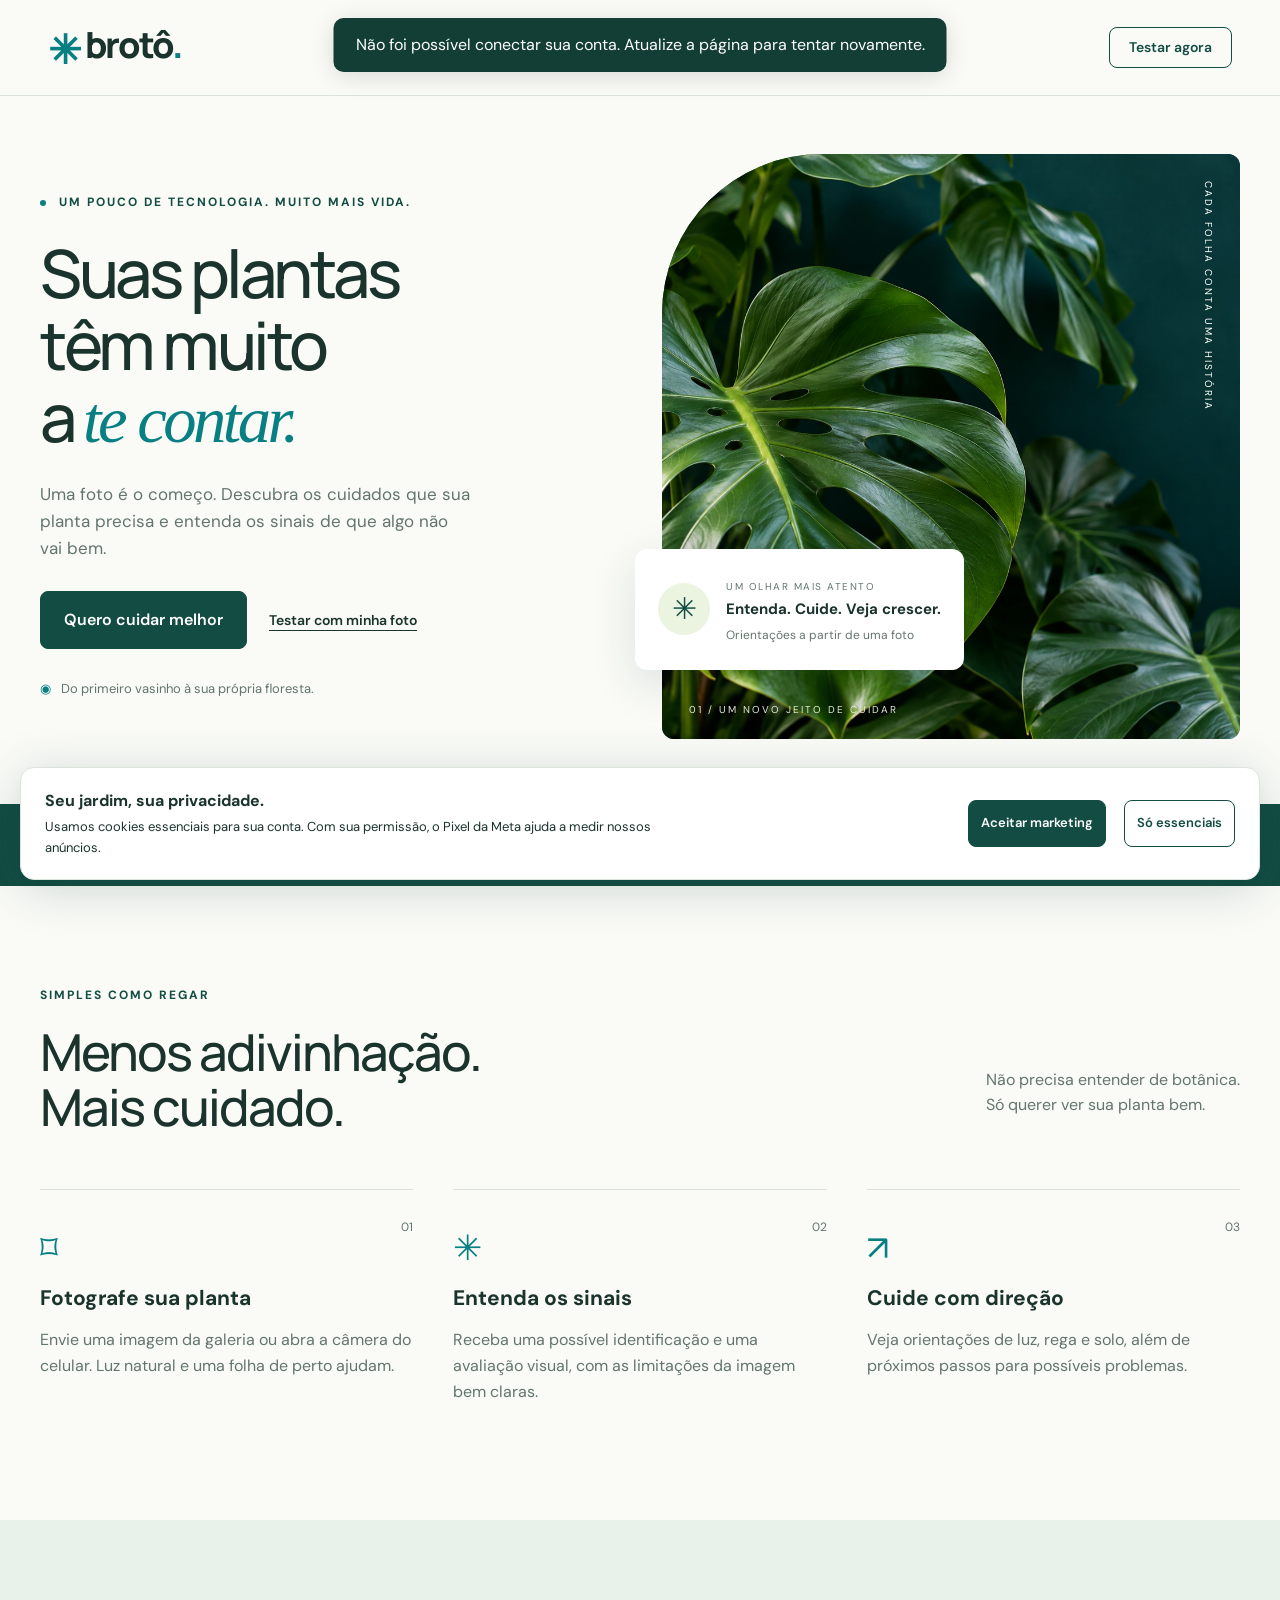
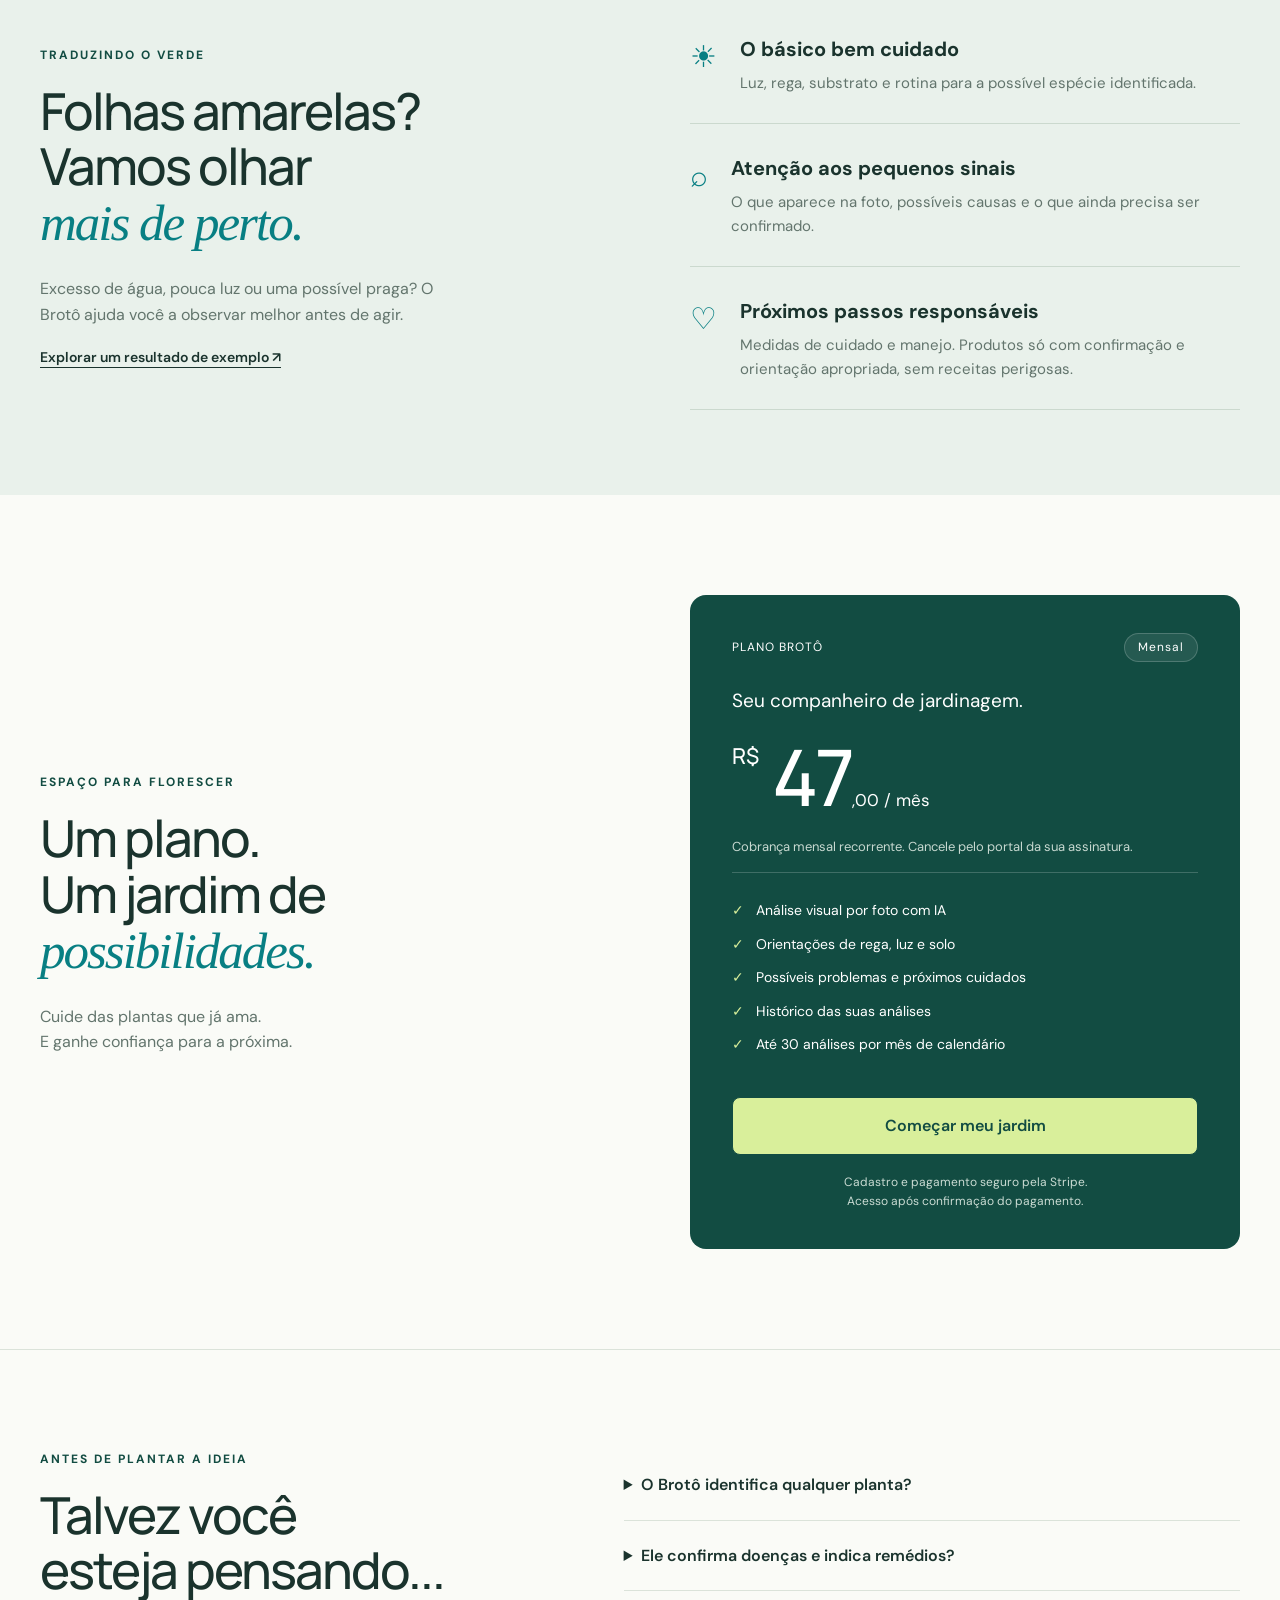
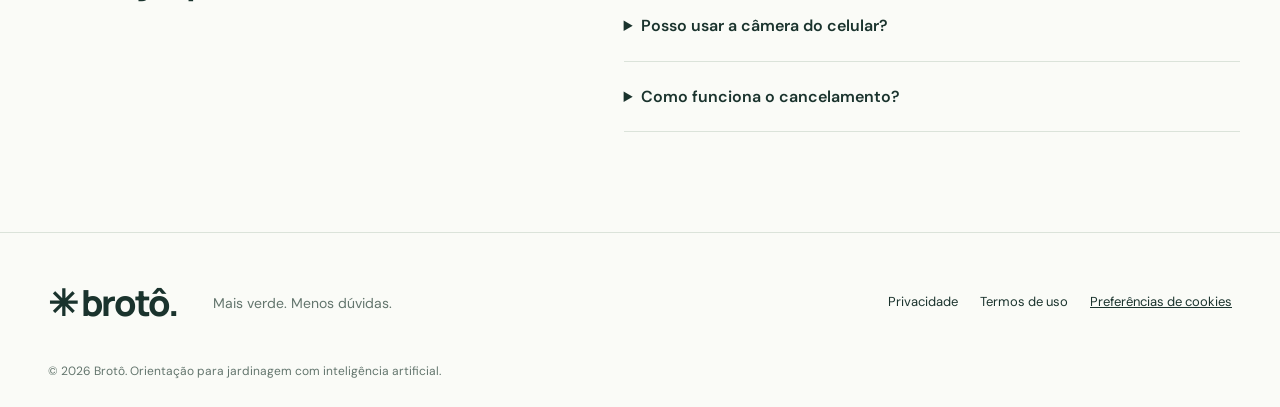
<file: index.html>
<!doctype html><html lang="pt-BR"><head><meta charset="utf-8"><meta name="viewport" content="width=device-width,initial-scale=1"><meta name="theme-color" content="#124c42"><meta name="description" content="Conheça sua planta, entenda os sinais e cuide melhor. Análise de fotos e orientações de jardinagem por R$ 47 por mês."><title>Brotô — um novo olhar para suas plantas</title><link rel="stylesheet" href="styles.css"><script src="config.js"></script><script type="module" src="app.js"></script></head><body>
<header><a class="brand" href="#home" aria-label="Brotô início"><span class="brand-icon">✳</span> brotô<span class="brand-dot">.</span></a><nav aria-label="Principal"><a href="#como-funciona">Como funciona</a><a href="#cuidados">O que você descobre</a><a href="#plano">Nosso plano</a></nav><a class="button small outline" href="#demo">Testar agora</a></header>
<main id="main"></main>
<footer><a class="brand" href="#home">✳ brotô.</a><p>Mais verde. Menos dúvidas.</p><div><a href="#privacidade">Privacidade</a><a href="#termos">Termos de uso</a><button class="text-button" id="cookies-settings">Preferências de cookies</button></div><small>© <span id="year"></span> Brotô. Orientação para jardinagem com inteligência artificial.</small></footer>
<div id="toast" role="status" aria-live="polite"></div><aside id="consent" hidden><div><strong>Seu jardim, sua privacidade.</strong><p>Usamos cookies essenciais para sua conta. Com sua permissão, o Pixel da Meta ajuda a medir nossos anúncios.</p></div><button class="button" id="accept-cookies">Aceitar marketing</button><button class="button outline" id="reject-cookies">Só essenciais</button></aside>
<template id="landing"><section class="hero wrap"><div class="hero-copy"><span class="eyebrow"><i></i> UM POUCO DE TECNOLOGIA. MUITO MAIS VIDA.</span><h1>Suas plantas<br>têm muito<br>a <em>te contar.</em></h1><p>Uma foto é o começo. Descubra os cuidados que sua planta precisa e entenda os sinais de que algo não vai bem.</p><div class="actions"><a href="#cadastro" class="button">Quero cuidar melhor</a><a href="#demo" class="plain-link">Testar com minha foto</a></div><div class="hero-note"><span>◉</span> Do primeiro vasinho à sua própria floresta.</div></div><div class="hero-art"><img src="assets/hero.png" alt="Folhas verdes de uma costela-de-adão iluminadas pela luz natural" fetchpriority="high"><span class="photo-label">CADA FOLHA CONTA UMA HISTÓRIA</span><div class="floating-card"><span class="circle">✳</span><div><small>UM OLHAR MAIS ATENTO</small><strong>Entenda. Cuide. Veja crescer.</strong><span>Orientações a partir de uma foto</span></div></div><div class="image-caption">01 / UM NOVO JEITO DE CUIDAR</div></div></section>
<div class="ribbon"><span>Uma foto, novos caminhos</span><b>✳</b><span>Cuidados na medida</span><b>✳</b><span>Seu jardim no seu bolso</span><b>✳</b><span>Mais conexão com o verde</span></div>
<section id="como-funciona" class="wrap section"><div class="section-heading"><span class="eyebrow">SIMPLES COMO REGAR</span><h2>Menos adivinhação.<br>Mais cuidado.</h2><p>Não precisa entender de botânica.<br>Só querer ver sua planta bem.</p></div><div class="steps"><article><span class="step-number">01</span><div class="step-symbol">⌑</div><h3>Fotografe sua planta</h3><p>Envie uma imagem da galeria ou abra a câmera do celular. Luz natural e uma folha de perto ajudam.</p></article><article><span class="step-number">02</span><div class="step-symbol">✳</div><h3>Entenda os sinais</h3><p>Receba uma possível identificação e uma avaliação visual, com as limitações da imagem bem claras.</p></article><article><span class="step-number">03</span><div class="step-symbol">↗</div><h3>Cuide com direção</h3><p>Veja orientações de luz, rega e solo, além de próximos passos para possíveis problemas.</p></article></div></section>
<section id="cuidados" class="care-section"><div class="wrap care-grid"><div><span class="eyebrow">TRADUZINDO O VERDE</span><h2>Folhas amarelas?<br>Vamos olhar<br><em>mais de perto.</em></h2><p>Excesso de água, pouca luz ou uma possível praga? O Brotô ajuda você a observar melhor antes de agir.</p><a class="plain-link" href="#exemplo">Explorar um resultado de exemplo ↗</a></div><div class="care-list"><article><span>☀</span><div><h3>O básico bem cuidado</h3><p>Luz, rega, substrato e rotina para a possível espécie identificada.</p></div></article><article><span>⌕</span><div><h3>Atenção aos pequenos sinais</h3><p>O que aparece na foto, possíveis causas e o que ainda precisa ser confirmado.</p></div></article><article><span>♡</span><div><h3>Próximos passos responsáveis</h3><p>Medidas de cuidado e manejo. Produtos só com confirmação e orientação apropriada, sem receitas perigosas.</p></div></article></div></div></section>
<section class="wrap section pricing-section" id="plano"><div><span class="eyebrow">ESPAÇO PARA FLORESCER</span><h2>Um plano.<br>Um jardim de<br><em>possibilidades.</em></h2><p>Cuide das plantas que já ama.<br>E ganhe confiança para a próxima.</p></div><article class="price-card"><div class="price-top"><span>PLANO BROTÔ</span><span class="pill">Mensal</span></div><h3>Seu companheiro de jardinagem.</h3><div class="price"><sup>R$</sup> 47<span>,00 / mês</span></div><p>Cobrança mensal recorrente. Cancele pelo portal da sua assinatura.</p><ul><li>Análise visual por foto com IA</li><li>Orientações de rega, luz e solo</li><li>Possíveis problemas e próximos cuidados</li><li>Histórico das suas análises</li><li>Até 30 análises por mês de calendário</li></ul><a class="button" href="#cadastro">Começar meu jardim</a><small>Cadastro e pagamento seguro pela Stripe.<br>Acesso após confirmação do pagamento.</small></article></section>
<section class="wrap section faq"><div><span class="eyebrow">ANTES DE PLANTAR A IDEIA</span><h2>Talvez você<br>esteja pensando...</h2></div><div><details><summary>O Brotô identifica qualquer planta?</summary><p>A identificação é uma hipótese. Algumas espécies são parecidas e fotos pouco nítidas podem impedir uma avaliação. Podemos pedir uma nova imagem.</p></details><details><summary>Ele confirma doenças e indica remédios?</summary><p>A IA aponta sinais visíveis e possíveis causas, sem diagnóstico definitivo. Prioriza cuidados e manejo. Não oferece receitas de misturas, doses de agrotóxicos ou garantia de cura. Casos graves precisam de avaliação de um profissional.</p></details><details><summary>Posso usar a câmera do celular?</summary><p>Sim. Na área do assinante você pode escolher uma foto ou usar a câmera, conforme o suporte do seu aparelho e navegador.</p></details><details><summary>Como funciona o cancelamento?</summary><p>Entre na sua conta, abra “Gerenciar assinatura” e solicite o cancelamento pelo portal Stripe. As condições e a data de encerramento aparecem no portal.</p></details></div></section></template>
</body></html>
</file>
<file: styles.css>
@import url('https://fonts.googleapis.com/css2?family=DM+Sans:wght@400;500;600;700&family=Manrope:wght@400;500;600;700;800&display=swap');
:root{--green:#124c42;--deep:#123e36;--teal:#087f83;--lime:#d9ef9b;--paper:#fafbf7;--ink:#1a332d;--muted:#63756d;--line:#dbe3da}*{box-sizing:border-box}html{scroll-behavior:smooth;scroll-padding-top:95px}body{margin:0;background:var(--paper);color:var(--ink);font:16px/1.6 'DM Sans',sans-serif}button,input,textarea{font:inherit}a{color:inherit;text-decoration:none}button,a,input,textarea{ -webkit-tap-highlight-color:transparent}button{cursor:pointer}button:disabled{opacity:.5;cursor:wait}a:focus-visible,button:focus-visible,summary:focus-visible{outline:3px solid var(--teal);outline-offset:4px}header{height:96px;display:flex;align-items:center;justify-content:space-between;max-width:1376px;margin:auto;padding:0 48px;border-bottom:1px solid var(--line)}.brand{font:800 36px 'Manrope',sans-serif;letter-spacing:-2px;white-space:nowrap}.brand-icon{font-size:40px;color:var(--teal);vertical-align:middle}.brand-dot{color:var(--teal)}nav{display:flex;gap:32px;font-size:14px;font-weight:600}.button{background:var(--green);color:white;display:inline-flex;align-items:center;justify-content:center;gap:28px;border:1px solid var(--green);border-radius:8px;padding:15px 23px;font-weight:600;transition:background .2s,transform .2s}.button:hover{background:#08665b;transform:translateY(-1px)}.button span{font-size:22px}.button.small{padding:8px 19px;font-size:14px}.button.outline{background:transparent;color:var(--green)}.button.outline:hover{background:#e4eee4}.wrap{max-width:1280px;margin:auto;padding-left:40px;padding-right:40px}.hero{display:grid;grid-template-columns:1fr 1fr;gap:44px;padding-top:58px;padding-bottom:65px;align-items:center}.eyebrow{font-size:12px;font-weight:700;letter-spacing:2px;display:block;color:var(--green)}.eyebrow i{display:inline-block;width:6px;height:6px;background:var(--teal);border-radius:50%;margin-right:8px}h1,h2,h3,p{margin-top:0}h1,h2{font-family:'Manrope',sans-serif;letter-spacing:-3.5px;font-weight:500;line-height:1.08}h1{font-size:clamp(48px,5.2vw,76px);margin:25px 0}em{font-family:Georgia,serif;font-weight:400;color:var(--teal)}.hero-copy>p{max-width:430px;color:var(--muted);font-size:17px;margin-bottom:29px}.actions{display:flex;gap:22px;align-items:center;flex-wrap:wrap}.plain-link{font-size:14px;font-weight:600;text-decoration:underline;text-underline-offset:5px}.hero-note{font-size:13px;color:var(--muted);margin-top:30px}.hero-note span{margin-right:7px;color:var(--teal)}.hero-art{position:relative;height:585px;border-radius:160px 12px 12px 12px;background:#164f44}.hero-art>img{width:100%;height:100%;object-fit:cover;border-radius:inherit}.photo-label{position:absolute;right:24px;top:27px;color:white;font-size:10px;letter-spacing:2px;writing-mode:vertical-rl}.floating-card{position:absolute;bottom:69px;left:-27px;background:white;display:flex;align-items:center;gap:16px;padding:23px;border-radius:12px;box-shadow:0 14px 45px #082e3020}.circle{background:#eaf4e0;border-radius:50%;color:var(--green);font-size:30px;width:52px;height:52px;text-align:center;line-height:52px}.floating-card small{font-size:10px;letter-spacing:1.5px;color:var(--muted)}.floating-card strong{display:block;font-size:15px}.floating-card div>span{font-size:12px;color:var(--muted)}.image-caption{position:absolute;bottom:21px;left:27px;font-size:10px;letter-spacing:2px;color:#e3eadd}.ribbon{background:var(--green);color:#e5eddc;display:flex;align-items:center;justify-content:center;gap:42px;padding:22px;font-size:14px}.ribbon b{font-size:24px;color:var(--lime)}.section{padding-top:100px;padding-bottom:100px}h2{font-size:51px;margin:18px 0 25px;letter-spacing:-2px}.section-heading{position:relative}.section-heading>p{position:absolute;right:0;bottom:0;color:var(--muted)}.steps{display:grid;grid-template-columns:repeat(3,1fr);gap:40px;margin-top:55px}.steps article{position:relative;border-top:1px solid var(--line);padding-top:30px}.step-number{position:absolute;right:0;top:28px;font-size:12px;color:var(--muted)}.step-symbol{font-size:35px;color:var(--teal);height:62px}.steps h3{font-size:21px;margin-bottom:12px}.steps p,.care-grid p,.pricing-section>div>p{color:var(--muted)}.care-section{background:#e9f1eb;padding:85px 0}.care-grid{display:grid;grid-template-columns:1fr 1fr;gap:100px;align-items:center}.care-grid>div>p{max-width:400px}.care-list article{display:flex;gap:23px;padding:28px 0;border-bottom:1px solid #cbd9ce}.care-list article>span{font-size:30px;color:var(--teal)}.care-list h3{font-size:20px;margin-bottom:6px}.care-list p{margin-bottom:0;font-size:15px}.pricing-section{display:grid;grid-template-columns:1fr 1fr;gap:100px;align-items:center}.price-card{padding:38px 42px;background:var(--green);color:white;border-radius:16px}.price-top{display:flex;justify-content:space-between;align-items:center;font-size:12px;letter-spacing:1px}.pill{background:#ffffff15;border:1px solid #ffffff30;padding:4px 13px;border-radius:20px;font-size:12px}.price-card h3{font-size:19px;font-weight:400;margin:24px 0 13px}.price{font:500 78px/1.2 'Manrope',sans-serif;letter-spacing:-3px}.price sup{font-size:22px;letter-spacing:0;vertical-align:top;position:relative;top:13px}.price>span{font:400 17px 'DM Sans',sans-serif;letter-spacing:0}.price-card p{font-size:13px;color:#c7d8d0;margin-top:14px}.price-card ul{list-style:none;padding:21px 0;border-top:1px solid #ffffff30;line-height:2.4;font-size:14px}.price-card li:before{content:'✓';color:var(--lime);margin-right:12px}.price-card .button{width:100%;background:var(--lime);color:var(--green)}.price-card small{display:block;text-align:center;font-size:12px;margin-top:18px;color:#cadbd3}.faq{display:grid;grid-template-columns:1fr 1.2fr;gap:70px;border-top:1px solid var(--line)}details{border-bottom:1px solid var(--line);padding:22px 0}summary{cursor:pointer;font-weight:600}details p{color:var(--muted);font-size:15px;margin:16px 0 0}footer{border-top:1px solid var(--line);padding:45px 48px 25px;display:flex;align-items:center;gap:35px;flex-wrap:wrap;max-width:1376px;margin:auto}footer p{margin:0;font-size:14px;color:var(--muted)}footer>div{margin-left:auto;display:flex;gap:22px;flex-wrap:wrap;font-size:13px}footer small{width:100%;font-size:12px;color:var(--muted)}.text-button{background:none;border:0;padding:0;color:inherit;font-size:inherit;text-decoration:underline}#consent{position:fixed;bottom:20px;left:20px;right:20px;z-index:20;background:white;border:1px solid var(--line);box-shadow:0 8px 50px #123e3633;border-radius:14px;padding:20px 24px;display:flex;gap:18px;align-items:center}#consent[hidden]{display:none}#consent>div{flex:1}#consent p{font-size:13px;margin:4px 0 0;max-width:620px}#consent .button{font-size:13px;white-space:nowrap;padding:12px}#toast{position:fixed;top:18px;left:50%;transform:translateX(-50%);z-index:40;background:var(--deep);color:white;border-radius:10px;padding:14px 22px;max-width:92vw;box-shadow:0 4px 25px #0002;display:none}#toast.show{display:block}.auth-layout{max-width:1050px;margin:65px auto 90px;padding:0 30px;display:grid;grid-template-columns:1fr 1fr;gap:80px;align-items:center}.auth-layout h1{font-size:54px}.auth-panel,.panel{background:white;border:1px solid var(--line);padding:32px;border-radius:15px}.auth-panel h2{font-size:28px;letter-spacing:-1px}.auth-panel label,.upload-form label{display:block;font-size:14px;font-weight:600;margin:18px 0 7px}input:not([type=checkbox]),textarea{width:100%;border:1px solid #bacdc1;background:var(--paper);border-radius:7px;padding:12px;color:var(--ink)}input:focus,textarea:focus{outline:2px solid var(--teal);outline-offset:1px}.auth-panel .button{width:100%;margin:20px 0}.auth-panel small{font-size:13px;display:block;color:var(--muted)}.auth-panel .check{display:flex;align-items:flex-start;gap:8px;font-weight:400;font-size:12px}.notice{background:#edf4e5;border:1px solid #d3e3c5;padding:14px 18px;border-radius:8px;font-size:14px;margin:20px 0}.error{background:#fff0e9;color:#873c27;border-color:#f1c7b2}.dashboard{padding-top:50px;padding-bottom:80px;min-height:65vh}.dash-head{display:flex;align-items:center;justify-content:space-between;gap:20px;margin-bottom:30px}.dash-head h1{font-size:43px;letter-spacing:-2px;margin:10px 0}.dash-head p{color:var(--muted);margin:0}.dash-actions{display:flex;gap:12px;flex-wrap:wrap}.dash-grid{display:grid;grid-template-columns:1.15fr 1fr;gap:25px}.panel h2{font-size:24px;letter-spacing:-.8px;margin:0 0 20px}.dropzone{border:2px dashed #bdcfc2;border-radius:12px;background:#f7faf4;padding:35px 20px;text-align:center}.dropzone>span{font-size:40px;color:var(--teal)}.dropzone p{font-size:14px;color:var(--muted)}.dropzone .actions{justify-content:center;gap:10px}.dropzone .button{font-size:14px;padding:10px 16px}#preview-image{width:100%;max-height:300px;object-fit:contain;border-radius:8px;margin-bottom:20px}.upload-form>.button{width:100%;margin-top:20px}.empty{text-align:center;padding:50px 10px;color:var(--muted)}.empty span{font-size:45px;color:var(--teal);display:block}.result-title{display:flex;justify-content:space-between;gap:15px;align-items:center}.result-section{border-top:1px solid var(--line);margin-top:20px;padding-top:17px}.result-section h3{font-size:16px;margin-bottom:10px}.result-section p,.result-section li{font-size:14px;color:var(--muted)}.result-section ul{padding-left:20px}.history{margin-top:25px}.history-row{display:flex;align-items:center;gap:15px;padding:15px 0;border-top:1px solid var(--line)}.history-row>div{flex:1}.history-row small{display:block;color:var(--muted)}.legal{max-width:850px;padding-top:60px;padding-bottom:70px;min-height:65vh}.legal h1{font-size:45px}.legal h2{font-size:25px;letter-spacing:-.5px}.subtle{font-size:13px;color:var(--muted)}[hidden]{display:none!important}
@media(max-width:1000px){header{padding:0 25px}nav{gap:20px}.wrap{padding-left:28px;padding-right:28px}.hero{gap:25px}.hero-art{height:540px}.actions{gap:15px}.floating-card{left:-15px;padding:15px}.ribbon{gap:20px}.ribbon span:last-child,.ribbon b:last-of-type{display:none}.care-grid,.pricing-section{gap:50px}.price-card{padding:28px}.auth-layout{gap:35px}}
@media(max-width:700px){header{height:76px;padding:0 20px}.brand{font-size:30px}.brand-icon{font-size:32px}nav{display:none}.wrap{padding-left:22px;padding-right:22px}.hero{grid-template-columns:1fr;padding-top:36px;padding-bottom:40px;gap:35px}h1{font-size:57px;letter-spacing:-2.8px}.eyebrow{font-size:10px;letter-spacing:1.5px}.hero-copy>p{font-size:16px}.hero-art{height:440px;margin-left:14px;border-top-left-radius:125px}.floating-card{bottom:55px;left:-14px}.hero-note{margin-top:20px}.ribbon{font-size:12px;gap:19px;flex-wrap:wrap;padding:16px}.ribbon span:nth-of-type(3),.ribbon b:nth-of-type(2){display:none}.section{padding-top:60px;padding-bottom:60px}h2{font-size:40px}.section-heading>p{position:static}.steps{grid-template-columns:1fr;gap:25px;margin-top:25px}.steps article{padding-top:20px}.step-symbol{height:50px}.care-section{padding:55px 0}.care-grid,.pricing-section,.faq{grid-template-columns:1fr;gap:25px}.care-list article{padding:20px 0}.price-card{padding:27px}.price{font-size:70px}.faq{gap:5px}footer{padding:30px 22px;gap:18px}footer>div{width:100%;margin:0;gap:18px}#consent{left:10px;right:10px;bottom:10px;flex-wrap:wrap;gap:10px;padding:17px}#consent>div{flex-basis:100%}#consent .button{flex:1}.auth-layout{grid-template-columns:1fr;gap:20px;margin:35px auto 50px;padding:0 22px}.auth-layout h1{font-size:43px}.auth-panel{padding:24px}.dash-head{align-items:flex-start;flex-direction:column}.dash-head h1{font-size:36px}.dash-grid{grid-template-columns:1fr}.panel{padding:22px}.dashboard{padding-top:30px}.legal h1{font-size:36px}.legal{padding-top:40px}}
@media(prefers-reduced-motion:reduce){html{scroll-behavior:auto}*{transition:none!important}}
</file>
